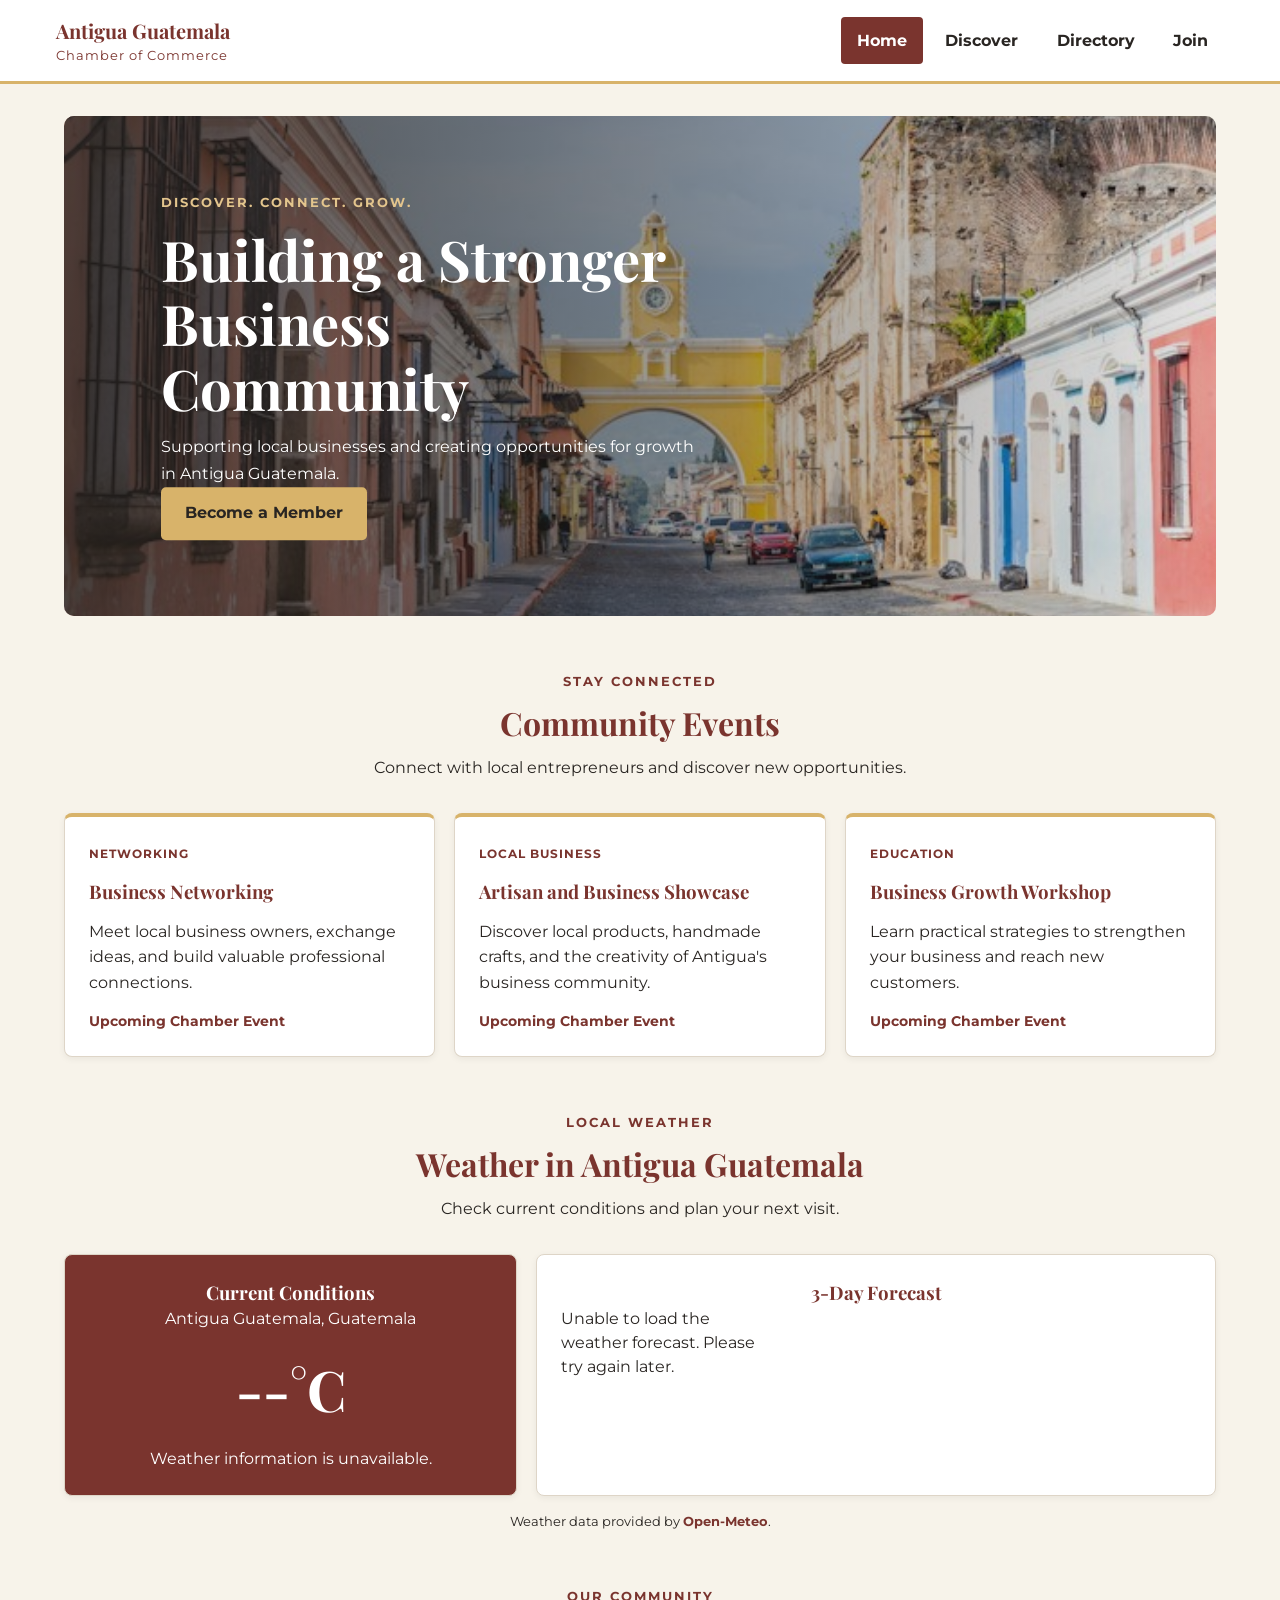
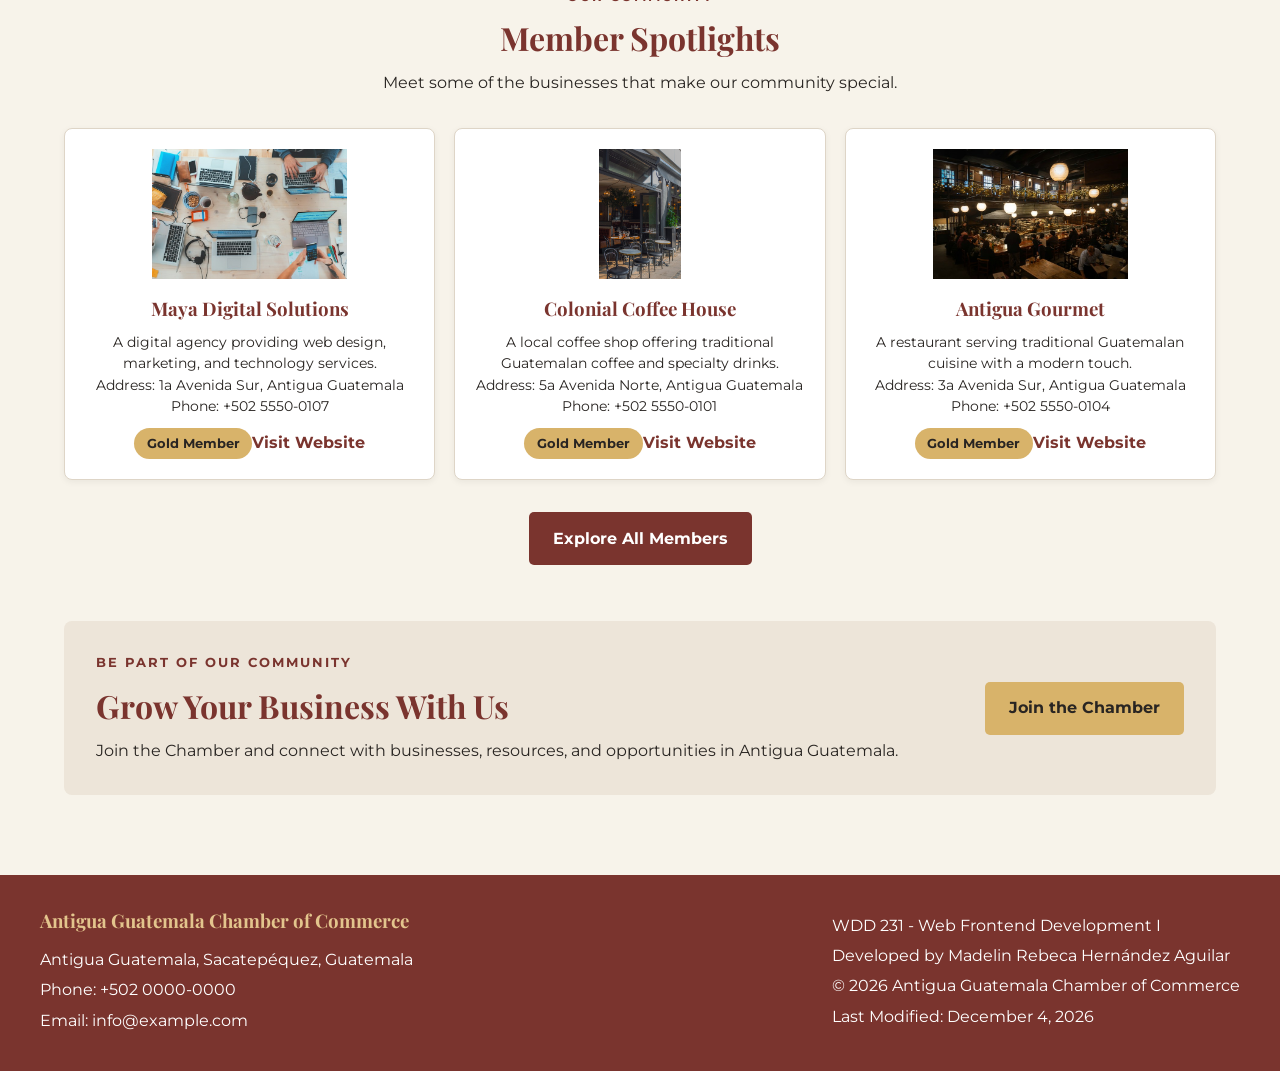
<file: chamber/index.html>
<!DOCTYPE html>
<html lang="en">
<head>
    <meta charset="UTF-8">
    <meta name="viewport" content="width=device-width, initial-scale=1.0">

    <meta name="description" content="Discover local businesses, events, and opportunities in Antigua Guatemala. Connect with the Antigua Guatemala Chamber of Commerce.">
    <meta name="author" content="Madelin Rebeca Hernández Aguilar">

    <title>Home | Antigua Guatemala Chamber of Commerce</title>

    <link rel="icon" href="images/favicon.svg" type="image/svg+xml">

    <meta property="og:title" content="Antigua Guatemala Chamber of Commerce">
    <meta property="og:description" content="Discover local businesses, events, and opportunities in Antigua Guatemala.">
    <meta property="og:image" content="https://made-hern.github.io/wdd231/chamber/images/antigua-social.jpg">
    <meta property="og:image:alt" content="Antigua Guatemala landscape">
    <meta property="og:url" content="https://made-hern.github.io/wdd231/chamber/index.html">
    <meta property="og:type" content="website">

    <link rel="preconnect" href="https://fonts.googleapis.com">
    <link rel="preconnect" href="https://fonts.gstatic.com" crossorigin>
    <link href="https://fonts.googleapis.com/css2?family=Montserrat:wght@400;500;600;700&family=Playfair+Display:wght@400;500;600;700&display=swap" rel="stylesheet">

    <link rel="stylesheet" href="styles/normalize.css">
    <link rel="stylesheet" href="styles/small.css">
    <link rel="stylesheet" href="styles/larger.css">
    <link rel="stylesheet" href="styles/home.css">

    <script src="scripts/home.js" defer></script>
</head>

<body>
    <header>
        <div class="header-container">
            <a href="index.html" class="brand">
                <span class="brand-name">Antigua Guatemala</span>
                <span class="brand-subtitle">Chamber of Commerce</span>
            </a>

            <button id="menu-button" aria-label="Open navigation menu" aria-expanded="false">
                ☰
            </button>

            <nav id="main-nav">
                <ul>
                    <li><a href="index.html" class="active" aria-current="page">Home</a></li>
                    <li><a href="discover.html">Discover</a></li>
                    <li><a href="directory.html">Directory</a></li>
                    <li><a href="join.html">Join</a></li>
                </ul>
            </nav>
        </div>
    </header>

    <main>
        <section class="hero">
            <img
                src="images/antigua-social.jpg"
                alt="Colonial architecture and beautiful streets of Antigua Guatemala"
                width="1200"
                height="600"
                fetchpriority="high"
            >

            <div class="hero-content">
                <p class="hero-eyebrow">Discover. Connect. Grow.</p>
                <h1>Building a Stronger Business Community</h1>
                <p>
                    Supporting local businesses and creating opportunities
                    for growth in Antigua Guatemala.
                </p>
                <a href="join.html" class="hero-button">Become a Member</a>
            </div>
        </section>

        <section class="home-section events-section">
            <div class="section-heading">
                <p class="section-eyebrow">Stay Connected</p>
                <h2>Community Events</h2>
                <p>Connect with local entrepreneurs and discover new opportunities.</p>
            </div>

            <div class="events-grid">
                <article class="event-card">
                    <span class="event-label">Networking</span>
                    <h3>Business Networking</h3>
                    <p>
                        Meet local business owners, exchange ideas, and build
                        valuable professional connections.
                    </p>
                    <span class="event-date">Upcoming Chamber Event</span>
                </article>

                <article class="event-card">
                    <span class="event-label">Local Business</span>
                    <h3>Artisan and Business Showcase</h3>
                    <p>
                        Discover local products, handmade crafts, and the
                        creativity of Antigua's business community.
                    </p>
                    <span class="event-date">Upcoming Chamber Event</span>
                </article>

                <article class="event-card">
                    <span class="event-label">Education</span>
                    <h3>Business Growth Workshop</h3>
                    <p>
                        Learn practical strategies to strengthen your business
                        and reach new customers.
                    </p>
                    <span class="event-date">Upcoming Chamber Event</span>
                </article>
            </div>
        </section>

        <section class="home-section weather-section">
            <div class="section-heading">
                <p class="section-eyebrow">Local Weather</p>
                <h2>Weather in Antigua Guatemala</h2>
                <p>Check current conditions and plan your next visit.</p>
            </div>

            <div class="weather-container">
                <article class="current-weather">
                    <h3>Current Conditions</h3>
                    <p id="weather-location">Antigua Guatemala, Guatemala</p>
                    <p id="current-temperature" class="temperature">--°C</p>
                    <p id="current-description">Loading weather...</p>
                    <p id="current-wind">Wind: -- km/h</p>
                </article>

                <article class="forecast-container">
                    <h3>3-Day Forecast</h3>
                    <div id="forecast-list" class="forecast-grid">
                        <p>Loading forecast...</p>
                    </div>
                </article>
            </div>

            <p class="weather-credit">
                Weather data provided by
                <a href="https://open-meteo.com/" target="_blank" rel="noopener noreferrer">Open-Meteo</a>.
            </p>
        </section>

        <section class="home-section spotlight-section">
            <div class="section-heading">
                <p class="section-eyebrow">Our Community</p>
                <h2>Member Spotlights</h2>
                <p>Meet some of the businesses that make our community special.</p>
            </div>

            <div id="spotlight-container" class="spotlight-grid" aria-live="polite">
                <p>Loading featured members...</p>
            </div>

            <div class="directory-link">
                <a href="directory.html" class="secondary-button">Explore All Members</a>
            </div>
        </section>

        <section class="join-banner">
            <div>
                <p class="section-eyebrow">Be Part of Our Community</p>
                <h2>Grow Your Business With Us</h2>
                <p>
                    Join the Chamber and connect with businesses,
                    resources, and opportunities in Antigua Guatemala.
                </p>
            </div>
            <a href="join.html" class="hero-button">Join the Chamber</a>
        </section>
    </main>

    <footer>
        <div class="footer-container">
            <div class="footer-contact">
                <h3>Antigua Guatemala Chamber of Commerce</h3>
                <p>Antigua Guatemala, Sacatepéquez, Guatemala</p>
                <p>Phone: +502 0000-0000</p>
                <p>Email: info@example.com</p>
            </div>

            <div class="footer-development">
                <p>WDD 231 - Web Frontend Development I</p>
                <p>Developed by Madelin Rebeca Hernández Aguilar</p>
                <p>
                    &copy; <span id="current-year"></span>
                    Antigua Guatemala Chamber of Commerce
                </p>
                <p>Last Modified: <span id="last-modified"></span></p>
            </div>
        </div>
    </footer>
</body>
</html>
</file>
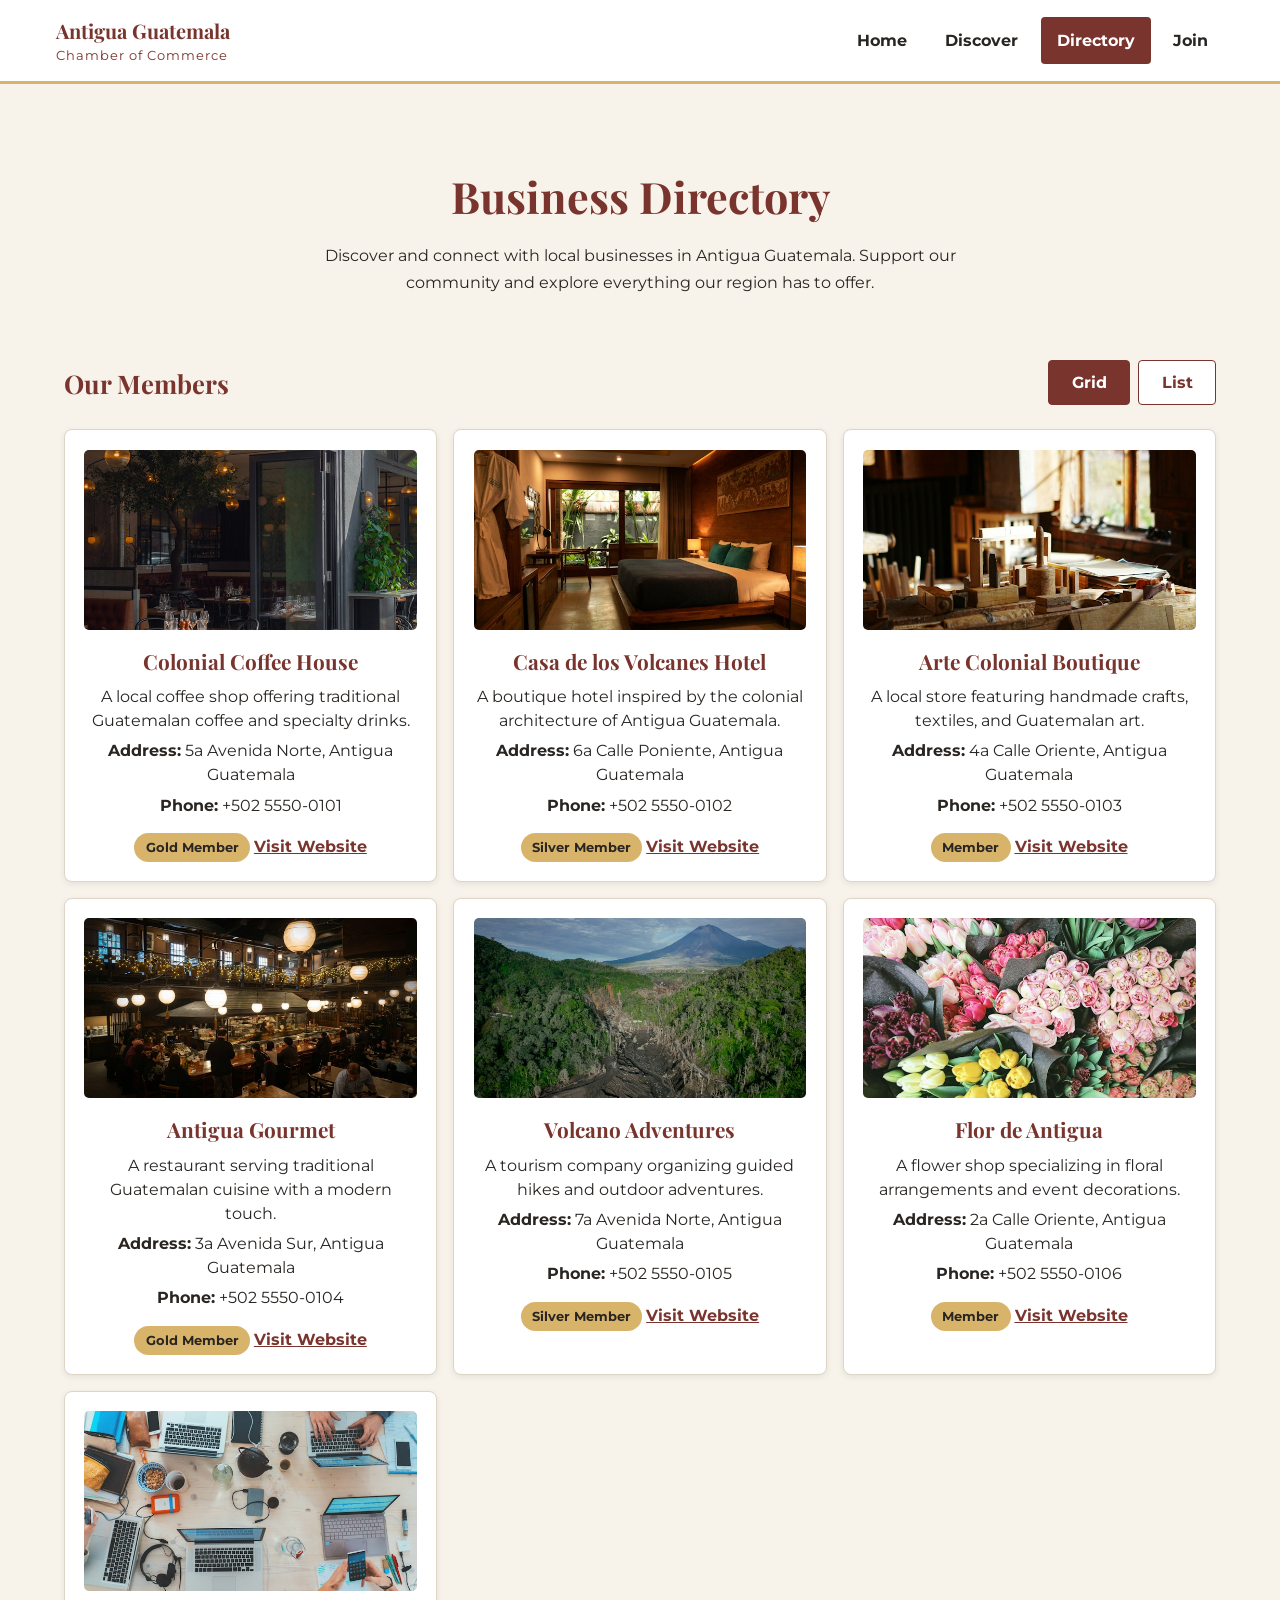
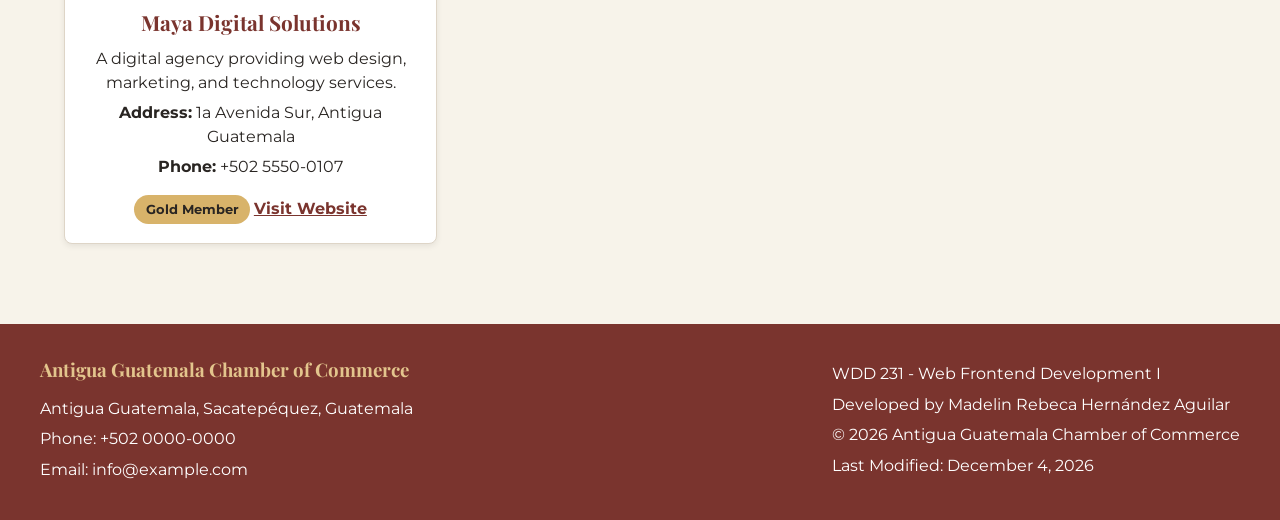
<file: chamber/directory.html>
<!DOCTYPE html>
<html lang="en">
<head>
    <meta charset="UTF-8">
    <meta name="viewport" content="width=device-width, initial-scale=1.0">

    <meta name="description" content="Explore the Antigua Guatemala Chamber of Commerce business directory. Discover local businesses, restaurants, hotels, and services.">
    <meta name="author" content="Madelin Rebeca Hernández Aguilar">

    <title>Business Directory | Antigua Guatemala Chamber of Commerce</title>

    <link rel="icon" href="images/favicon.svg" type="image/svg+xml">

    <!-- Open Graph Meta Tags -->
    <meta property="og:title" content="Antigua Guatemala Chamber of Commerce | Business Directory">
    <meta property="og:description" content="Discover local businesses and services in Antigua Guatemala. Support our community and connect with local businesses.">
    <meta property="og:image" content="https://made-hern.github.io/wdd231/chamber/images/antigua-social.jpg">
    <meta property="og:image:alt" content="Antigua Guatemala Chamber of Commerce">
    <meta property="og:url" content="https://made-hern.github.io/wdd231/chamber/directory.html">
    <meta property="og:type" content="website">

    <!-- Google Fonts -->
    <link rel="preconnect" href="https://fonts.googleapis.com">
    <link rel="preconnect" href="https://fonts.gstatic.com" crossorigin>
    <link href="https://fonts.googleapis.com/css2?family=Montserrat:wght@400;500;600;700&family=Playfair+Display:wght@400;500;600;700&display=swap" rel="stylesheet">

    <!-- CSS Files -->
    <link rel="stylesheet" href="styles/normalize.css">
    <link rel="stylesheet" href="styles/small.css">
    <link rel="stylesheet" href="styles/larger.css">

    <!-- JavaScript -->
    <script src="scripts/directory.js" defer></script>
</head>

<body>
    <header>
        <div class="header-container">
            <a href="index.html" class="brand">
                <span class="brand-name">Antigua Guatemala</span>
                <span class="brand-subtitle">Chamber of Commerce</span>
            </a>

            <button id="menu-button" aria-label="Open navigation menu" aria-expanded="false">
                ☰
            </button>

            <nav id="main-nav">
                <ul>
                    <li><a href="index.html">Home</a></li>
                    <li><a href="discover.html">Discover</a></li>
                    <li><a href="directory.html" class="active" aria-current="page">Directory</a></li>
                    <li><a href="join.html">Join</a></li>
                </ul>
            </nav>
        </div>
    </header>

    <main>
        <section class="page-heading">
            <h1>Business Directory</h1>
            <p>
                Discover and connect with local businesses in Antigua Guatemala.
                Support our community and explore everything our region has to offer.
            </p>
        </section>

        <section class="directory-section">
            <div class="directory-header">
                <h2>Our Members</h2>

                <div class="view-options">
                    <button
                        id="grid-view"
                        class="view-button active"
                        aria-label="Display members in grid view"
                        aria-pressed="true">
                        Grid
                    </button>

                    <button
                        id="list-view"
                        class="view-button"
                        aria-label="Display members in list view"
                        aria-pressed="false">
                        List
                    </button>
                </div>
            </div>

            <div id="member-directory" class="member-grid" aria-live="polite">
                <p>Loading business directory...</p>
            </div>
        </section>
    </main>

    <footer>
        <div class="footer-container">
            <div class="footer-contact">
                <h3>Antigua Guatemala Chamber of Commerce</h3>
                <p>Antigua Guatemala, Sacatepéquez, Guatemala</p>
                <p>Phone: +502 0000-0000</p>
                <p>Email: info@example.com</p>
            </div>

            <div class="footer-development">
                <p>WDD 231 - Web Frontend Development I</p>
                <p>Developed by Madelin Rebeca Hernández Aguilar</p>
                <p>
                    &copy; <span id="current-year"></span>
                    Antigua Guatemala Chamber of Commerce
                </p>
                <p>Last Modified: <span id="last-modified"></span></p>
            </div>
        </div>
    </footer>
</body>
</html>
</file>
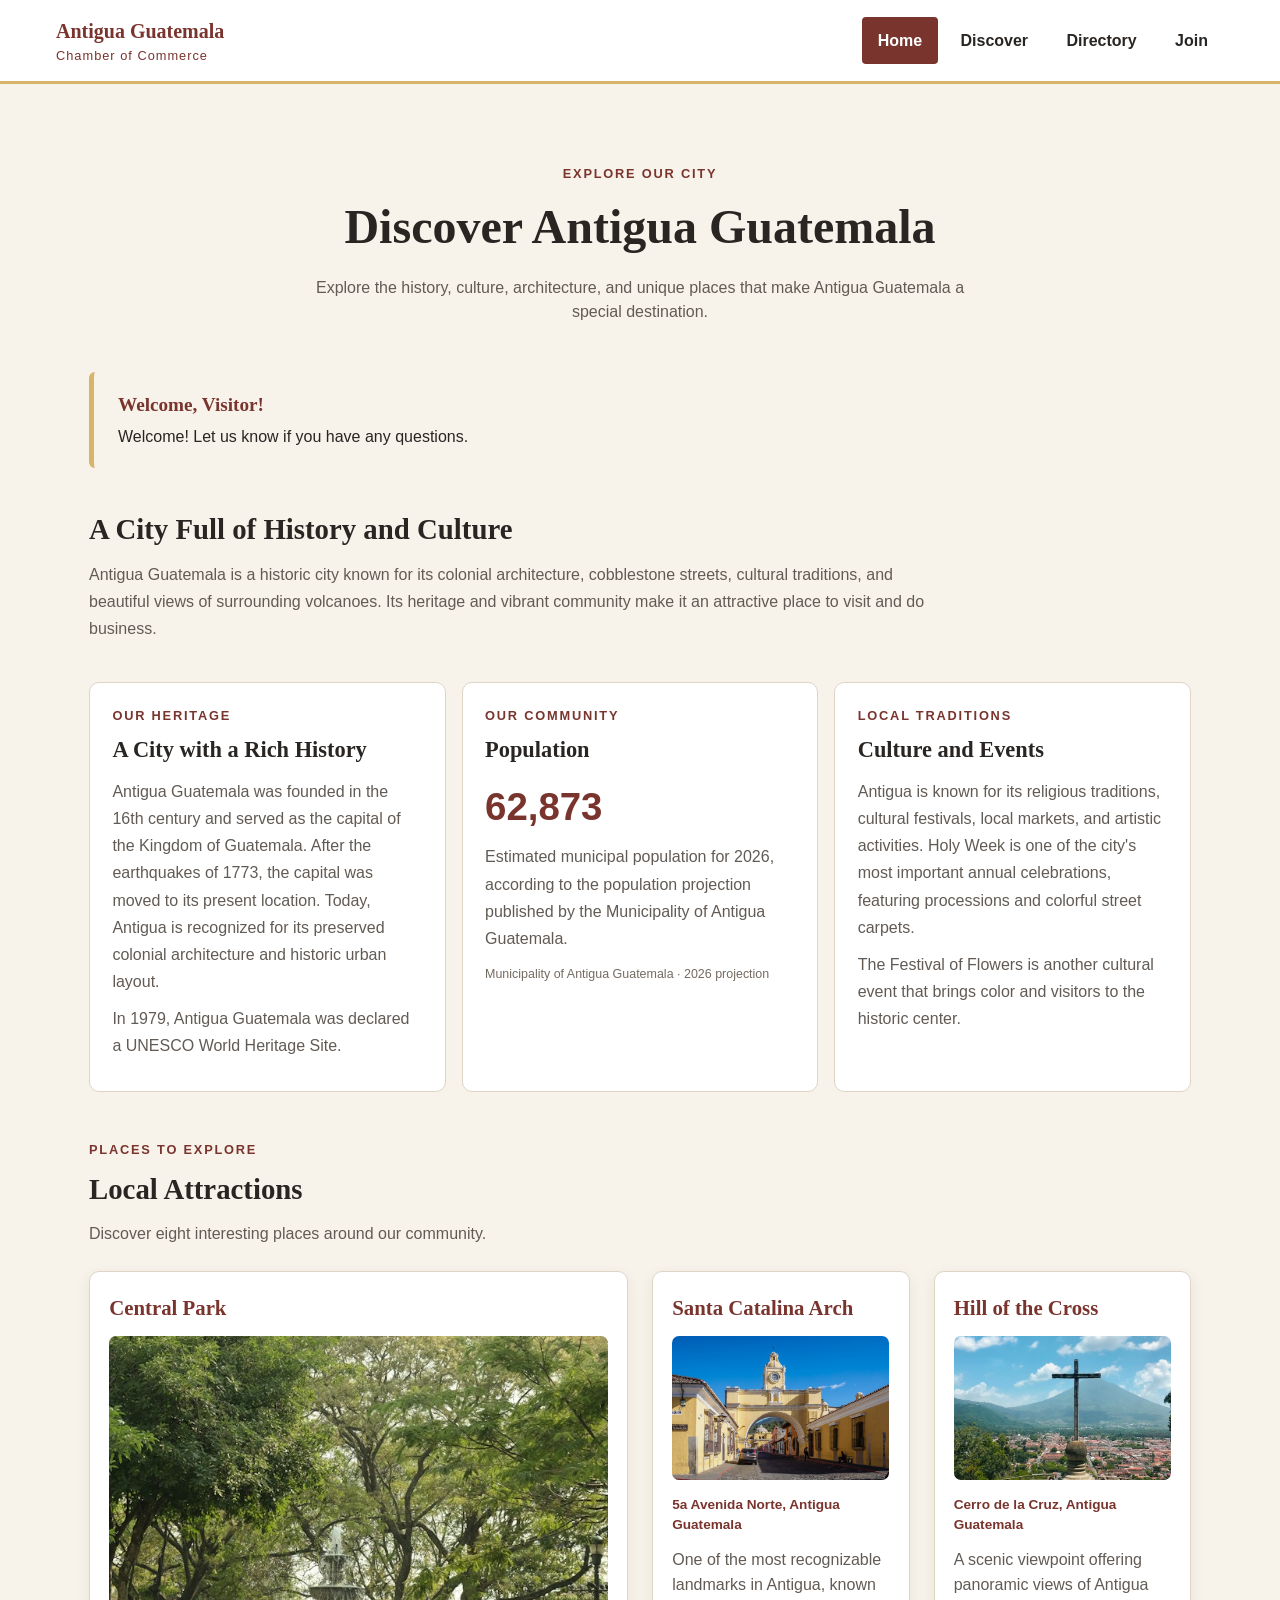
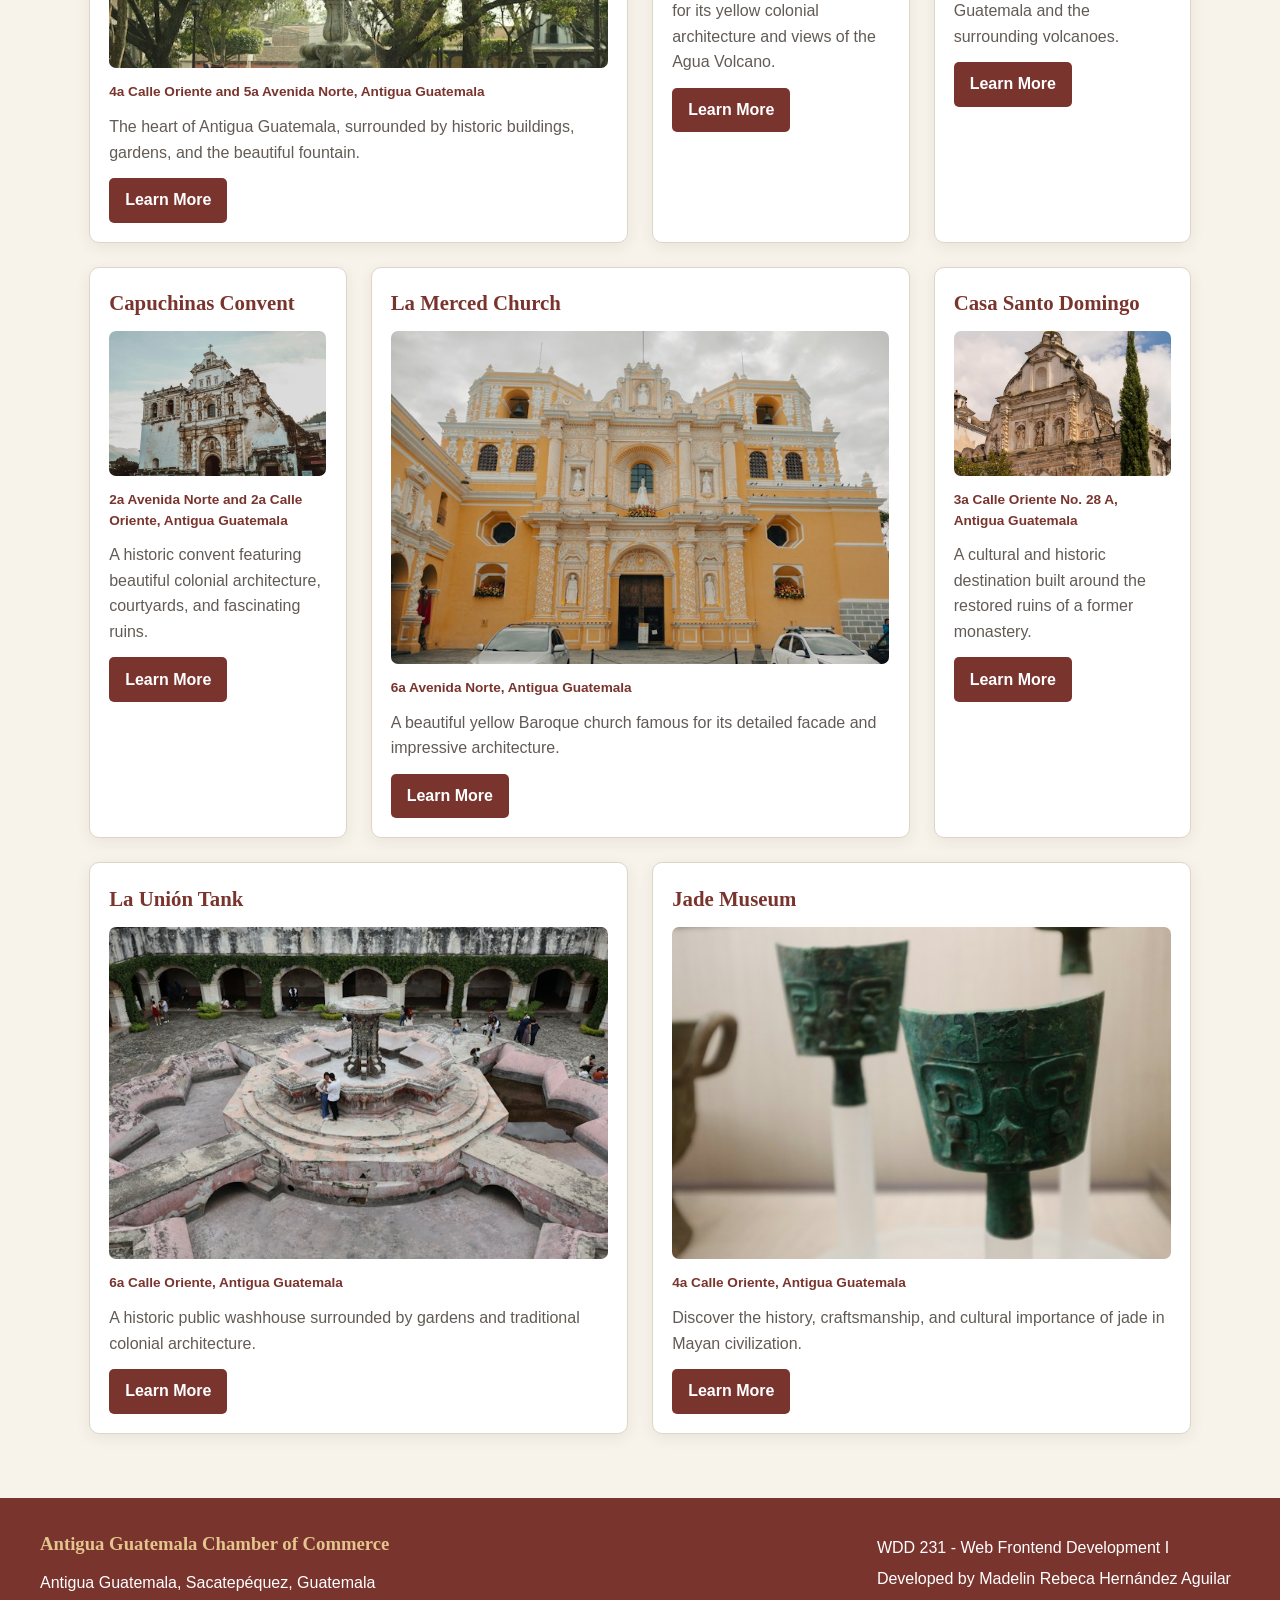
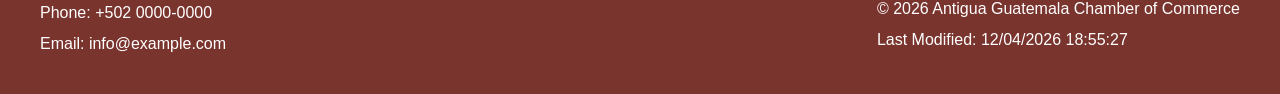
<file: chamber/discover.html>
<!DOCTYPE html>
<html lang="en">
<head>
    <meta charset="UTF-8">
    <meta name="viewport" content="width=device-width, initial-scale=1.0">
    <meta name="description" content="Discover the history, culture, attractions, and places of interest in Antigua Guatemala.">
    <meta name="author" content="Madelin Hernández">
    <title>Discover | Antigua Guatemala Chamber of Commerce</title>

    <link rel="stylesheet" href="styles/normalize.css">
    <link rel="stylesheet" href="styles/small.css">
    <link rel="stylesheet" href="styles/larger.css">
    <link rel="stylesheet" href="styles/discover.css">

    <script type="module" src="scripts/discover.js"></script>
</head>
<body>
    <header>
        <div class="header-container">
            <a href="index.html" class="brand">
                <span class="brand-name">Antigua Guatemala</span>
                <span class="brand-subtitle">Chamber of Commerce</span>
            </a>

            <button id="menu-button" aria-label="Open navigation menu" aria-expanded="false">
                ☰
            </button>

            <nav id="main-nav">
                <ul>
                    <li><a href="index.html" class="active" aria-current="page">Home</a></li>
                    <li><a href="discover.html">Discover</a></li>
                    <li><a href="directory.html">Directory</a></li>
                    <li><a href="join.html">Join</a></li>
                </ul>
            </nav>
        </div>
    </header>

    <main class="discover-main">
        <section class="discover-heading">
            <p class="eyebrow">Explore our city</p>
            <h1>Discover Antigua Guatemala</h1>
            <p>
                Explore the history, culture, architecture, and unique places
                that make Antigua Guatemala a special destination.
            </p>
        </section>

        <section class="visitor-message" aria-live="polite">
            <h2>Welcome, Visitor!</h2>
            <p id="visit-message">Welcome! Let us know if you have any questions.</p>
        </section>

        <section class="discover-intro">
            <h2>A City Full of History and Culture</h2>
            <p>
                Antigua Guatemala is a historic city known for its colonial
                architecture, cobblestone streets, cultural traditions, and
                beautiful views of surrounding volcanoes. Its heritage and
                vibrant community make it an attractive place to visit and do
                business.
            </p>
        </section>


<section class="city-facts">
    <div class="fact-card">
        <p class="eyebrow">Our heritage</p>
        <h2>A City with a Rich History</h2>
        <p>
            Antigua Guatemala was founded in the 16th century and served as
            the capital of the Kingdom of Guatemala. After the earthquakes
            of 1773, the capital was moved to its present location.
            Today, Antigua is recognized for its preserved colonial
            architecture and historic urban layout.
        </p>
        <p>
            In 1979, Antigua Guatemala was declared a UNESCO World Heritage Site.
        </p>
    </div>

    <div class="fact-card population-card">
        <p class="eyebrow">Our community</p>
        <h2>Population</h2>
        <p class="population-number">62,873</p>
        <p>
            Estimated municipal population for 2026, according to the
            population projection published by the Municipality of Antigua Guatemala.
        </p>
        <p class="fact-note">Municipality of Antigua Guatemala · 2026 projection</p>
    </div>

    <div class="fact-card">
        <p class="eyebrow">Local traditions</p>
        <h2>Culture and Events</h2>
        <p>
            Antigua is known for its religious traditions, cultural festivals,
            local markets, and artistic activities. Holy Week is one of the
            city's most important annual celebrations, featuring processions
            and colorful street carpets.
        </p>
        <p>
            The Festival of Flowers is another cultural event that brings
            color and visitors to the historic center.
        </p>
    </div>
</section>


        <section class="attractions-section" aria-labelledby="attractions-heading">
            <div class="section-title">
                <p class="eyebrow">Places to explore</p>
                <h2 id="attractions-heading">Local Attractions</h2>
                <p>Discover eight interesting places around our community.</p>
            </div>

            <div id="attractions-container" class="attractions-grid">
                <!-- Attraction cards are generated with JavaScript -->
            </div>
        </section>
    </main>
<footer>
        <div class="footer-container">
            <div class="footer-contact">
                <h3>Antigua Guatemala Chamber of Commerce</h3>
                <p>Antigua Guatemala, Sacatepéquez, Guatemala</p>
                <p>Phone: +502 0000-0000</p>
                <p>Email: info@example.com</p>
            </div>

            <div class="footer-development">
                <p>WDD 231 - Web Frontend Development I</p>
                <p>Developed by Madelin Rebeca Hernández Aguilar</p>
                <p>
                    &copy; <span id="current-year"></span>
                    Antigua Guatemala Chamber of Commerce
                </p>
                <p>Last Modified: <span id="last-modified"></span></p>
            </div>
        </div>
    </footer>
    
</body>
</html>
</file>
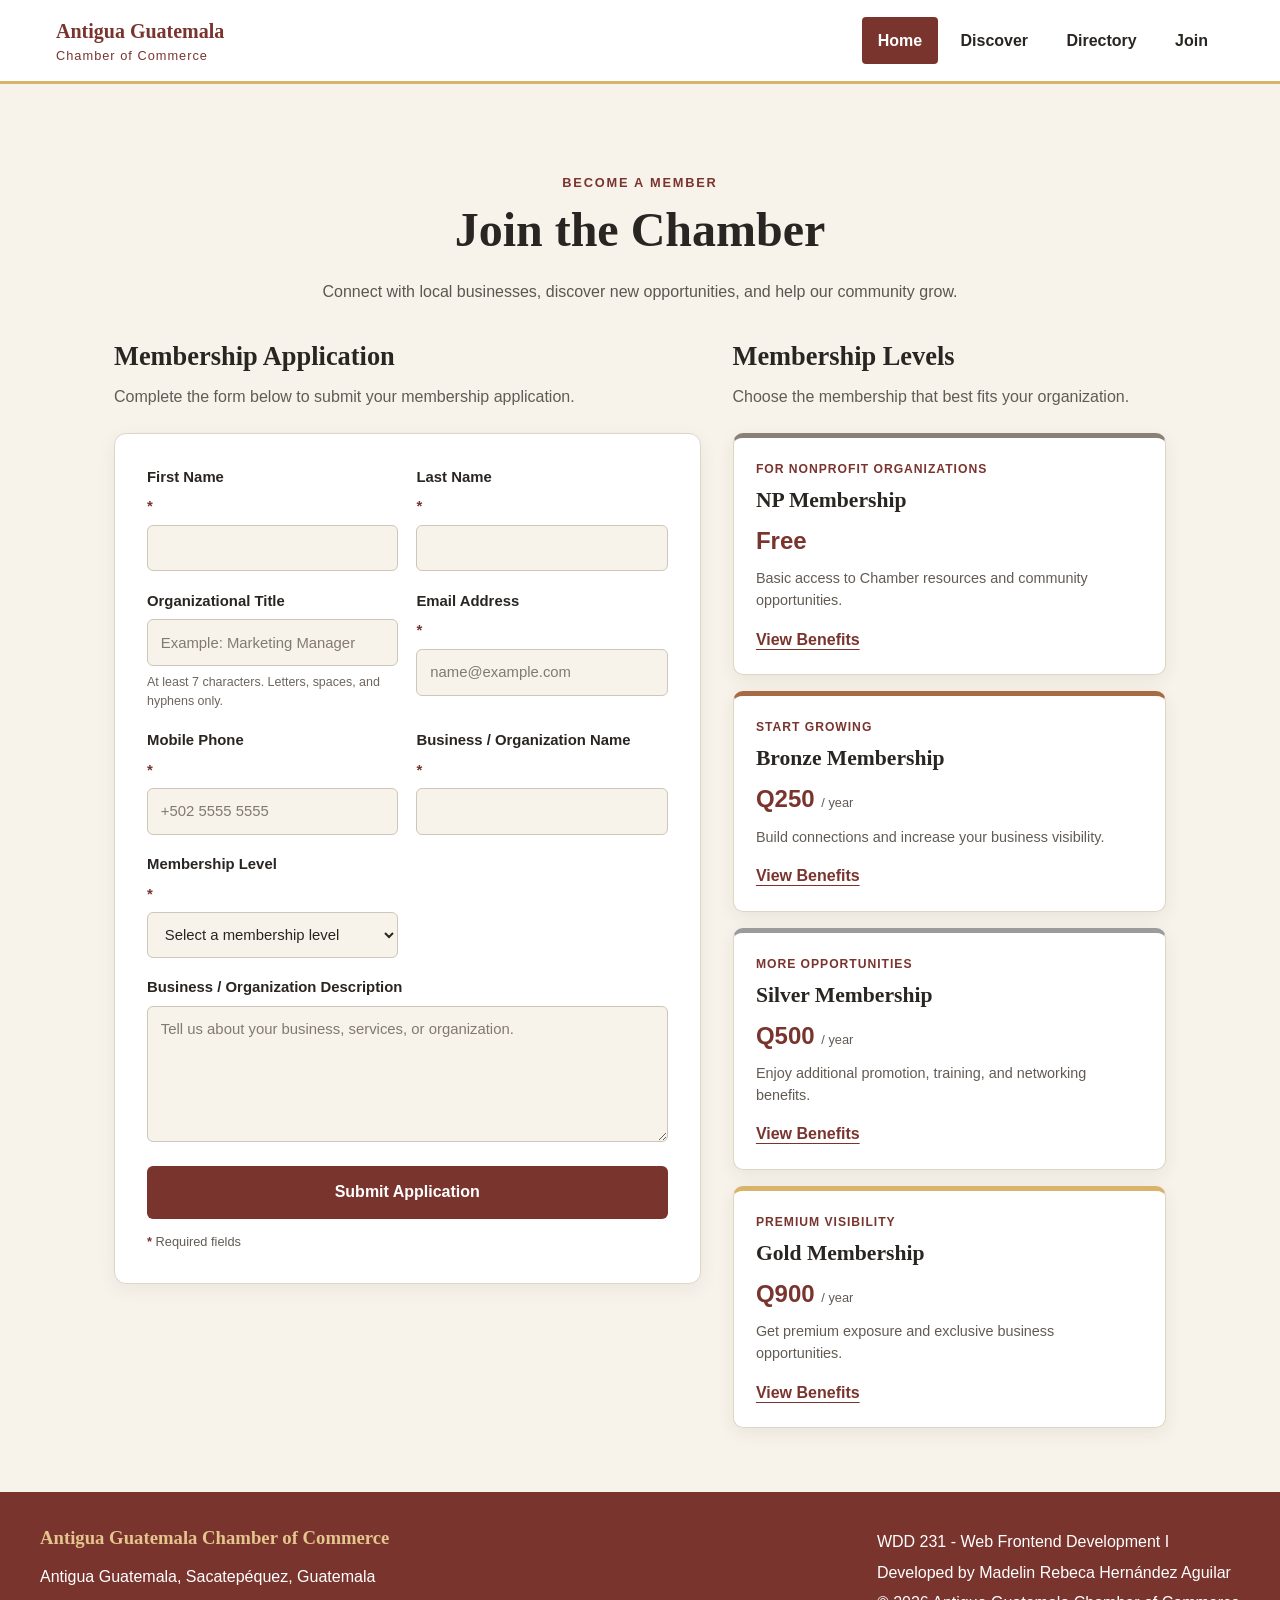
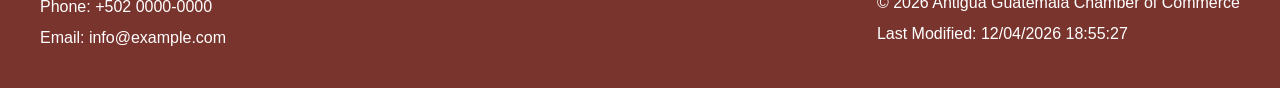
<file: chamber/join.html>
<!DOCTYPE html>
<html lang="en">
<head>
    <meta charset="UTF-8">
    <meta name="viewport" content="width=device-width, initial-scale=1.0">
    <meta name="description" content="Apply for membership at the Antigua Guatemala Chamber of Commerce. Explore membership levels and benefits.">
    <meta name="author" content="Madelin Hernández">
    <title>Join the Chamber | Antigua Guatemala Chamber of Commerce</title>
    <link rel="icon" href="images/favicon.ico">
    <link rel="stylesheet" href="styles/normalize.css">
    <link rel="stylesheet" href="styles/small.css">
    <link rel="stylesheet" href="styles/larger.css">
    <link rel="stylesheet" href="styles/join.css">
    <script src="scripts/join.js" defer></script>
</head>
<body>
    <header>
        <div class="header-container">
            <a href="index.html" class="brand">
                <span class="brand-name">Antigua Guatemala</span>
                <span class="brand-subtitle">Chamber of Commerce</span>
            </a>

            <button id="menu-button" aria-label="Open navigation menu" aria-expanded="false">
                ☰
            </button>

            <nav id="main-nav">
                <ul>
                    <li><a href="index.html" class="active" aria-current="page">Home</a></li>
                    <li><a href="discover.html">Discover</a></li>
                    <li><a href="directory.html">Directory</a></li>
                    <li><a href="join.html">Join</a></li>
                </ul>
            </nav>
        </div>
    </header>

    <main class="join-main">
        <section class="page-heading">
            <p class="eyebrow">Become a member</p>
            <h1>Join the Chamber</h1>
            <p>Connect with local businesses, discover new opportunities, and help our community grow.</p>
        </section>

        <div class="join-layout">
            <section class="application-section" aria-labelledby="application-heading">
                <h2 id="application-heading">Membership Application</h2>
                <p class="section-intro">Complete the form below to submit your membership application.</p>

                <form method="get" action="thankyou.html" id="membership-form">
                    <div class="form-grid">
                        <label for="firstName">
                            First Name <span class="required-mark">*</span>
                            <input
                                type="text"
                                id="firstName"
                                name="firstName"
                                title="Enter your first name."
                                autocomplete="given-name"
                                required>
                        </label>

                        <label for="lastName">
                            Last Name <span class="required-mark">*</span>
                            <input
                                type="text"
                                id="lastName"
                                name="lastName"
                                title="Enter your last name."
                                autocomplete="family-name"
                                required>
                        </label>

                        <label for="organizationTitle">
                            Organizational Title
                            <input
                                type="text"
                                id="organizationTitle"
                                name="organizationTitle"
                                title="Enter at least seven characters using letters, spaces, or hyphens."
                                autocomplete="organization-title"
                                pattern="[A-Za-zÀ-ÿ -]{7,}"
                                minlength="7"
                                placeholder="Example: Marketing Manager">
                            <span class="field-hint">At least 7 characters. Letters, spaces, and hyphens only.</span>
                        </label>

                        <label for="email">
                            Email Address <span class="required-mark">*</span>
                            <input
                                type="email"
                                id="email"
                                name="email"
                                title="Enter a valid email address."
                                autocomplete="email"
                                placeholder="name@example.com"
                                required>
                        </label>

                        <label for="phone">
                            Mobile Phone <span class="required-mark">*</span>
                            <input
                                type="tel"
                                id="phone"
                                name="phone"
                                title="Enter your mobile phone number."
                                autocomplete="tel"
                                placeholder="+502 5555 5555"
                                required>
                        </label>

                        <label for="organization">
                            Business / Organization Name <span class="required-mark">*</span>
                            <input
                                type="text"
                                id="organization"
                                name="organization"
                                title="Enter your business or organization name."
                                autocomplete="organization"
                                required>
                        </label>

                        <label for="membership">
                            Membership Level <span class="required-mark">*</span>
                            <select id="membership" name="membership" required>
                                <option value="" disabled selected>Select a membership level</option>
                                <option value="NP Membership">NP Membership — Free</option>
                                <option value="Bronze Membership">Bronze Membership — Q250/year</option>
                                <option value="Silver Membership">Silver Membership — Q500/year</option>
                                <option value="Gold Membership">Gold Membership — Q900/year</option>
                            </select>
                        </label>

                        <label for="description" class="full-width">
                            Business / Organization Description
                            <textarea
                                id="description"
                                name="description"
                                rows="5"
                                title="Briefly describe your business or organization."
                                placeholder="Tell us about your business, services, or organization."></textarea>
                        </label>
                    </div>

                    <input type="hidden" id="timestamp" name="timestamp">

                    <button type="submit" class="submit-button">Submit Application</button>
                    <p class="form-note"><span class="required-mark">*</span> Required fields</p>
                </form>
            </section>

            <aside class="membership-section" aria-labelledby="membership-heading">
                <h2 id="membership-heading">Membership Levels</h2>
                <p class="section-intro">Choose the membership that best fits your organization.</p>

                <div class="membership-cards">
                    <article class="membership-card np-card">
                        <p class="membership-label">For nonprofit organizations</p>
                        <h3>NP Membership</h3>
                        <p class="membership-price">Free</p>
                        <p>Basic access to Chamber resources and community opportunities.</p>
                        <a href="#np-modal" class="benefits-link" data-modal="np-modal">View Benefits</a>
                    </article>

                    <article class="membership-card bronze-card">
                        <p class="membership-label">Start growing</p>
                        <h3>Bronze Membership</h3>
                        <p class="membership-price">Q250 <span>/ year</span></p>
                        <p>Build connections and increase your business visibility.</p>
                        <a href="#bronze-modal" class="benefits-link" data-modal="bronze-modal">View Benefits</a>
                    </article>

                    <article class="membership-card silver-card">
                        <p class="membership-label">More opportunities</p>
                        <h3>Silver Membership</h3>
                        <p class="membership-price">Q500 <span>/ year</span></p>
                        <p>Enjoy additional promotion, training, and networking benefits.</p>
                        <a href="#silver-modal" class="benefits-link" data-modal="silver-modal">View Benefits</a>
                    </article>

                    <article class="membership-card gold-card">
                        <p class="membership-label">Premium visibility</p>
                        <h3>Gold Membership</h3>
                        <p class="membership-price">Q900 <span>/ year</span></p>
                        <p>Get premium exposure and exclusive business opportunities.</p>
                        <a href="#gold-modal" class="benefits-link" data-modal="gold-modal">View Benefits</a>
                    </article>
                </div>
            </aside>
        </div>

        <!-- Membership benefit dialogs -->
        <dialog id="np-modal" class="benefits-modal">
            <div class="modal-content">
                <button class="modal-close" type="button" aria-label="Close dialog">×</button>
                <p class="eyebrow">Membership benefits</p>
                <h2>NP Membership</h2>
                <p class="modal-price">Free</p>
                <ul>
                    <li>Access to selected Chamber resources.</li>
                    <li>Invitations to community networking activities.</li>
                    <li>Access to nonprofit community announcements.</li>
                    <li>Opportunities to connect with local organizations.</li>
                </ul>
            </div>
        </dialog>

        <dialog id="bronze-modal" class="benefits-modal">
            <div class="modal-content">
                <button class="modal-close" type="button" aria-label="Close dialog">×</button>
                <p class="eyebrow">Membership benefits</p>
                <h2>Bronze Membership</h2>
                <p class="modal-price">Q250 / year</p>
                <ul>
                    <li>All NP Membership benefits.</li>
                    <li>Access to selected business workshops.</li>
                    <li>Business listing in the Chamber directory.</li>
                    <li>Member discounts on selected events.</li>
                </ul>
            </div>
        </dialog>

        <dialog id="silver-modal" class="benefits-modal">
            <div class="modal-content">
                <button class="modal-close" type="button" aria-label="Close dialog">×</button>
                <p class="eyebrow">Membership benefits</p>
                <h2>Silver Membership</h2>
                <p class="modal-price">Q500 / year</p>
                <ul>
                    <li>All Bronze Membership benefits.</li>
                    <li>Priority access to selected training sessions.</li>
                    <li>Featured business promotion on Chamber social media.</li>
                    <li>Discounts on selected advertising opportunities.</li>
                    <li>Priority registration for networking events.</li>
                </ul>
            </div>
        </dialog>

        <dialog id="gold-modal" class="benefits-modal">
            <div class="modal-content">
                <button class="modal-close" type="button" aria-label="Close dialog">×</button>
                <p class="eyebrow">Membership benefits</p>
                <h2>Gold Membership</h2>
                <p class="modal-price">Q900 / year</p>
                <ul>
                    <li>All Silver Membership benefits.</li>
                    <li>Premium business spotlight on the Chamber homepage.</li>
                    <li>Priority business promotion across Chamber channels.</li>
                    <li>Exclusive invitations to selected business events.</li>
                    <li>Premium placement in selected Chamber publications.</li>
                    <li>Additional opportunities to connect with business leaders.</li>
                </ul>
            </div>
        </dialog>
    </main>

    <footer>
        <div class="footer-container">
            <div class="footer-contact">
                <h3>Antigua Guatemala Chamber of Commerce</h3>
                <p>Antigua Guatemala, Sacatepéquez, Guatemala</p>
                <p>Phone: +502 0000-0000</p>
                <p>Email: info@example.com</p>
            </div>

            <div class="footer-development">
                <p>WDD 231 - Web Frontend Development I</p>
                <p>Developed by Madelin Rebeca Hernández Aguilar</p>
                <p>
                    &copy; <span id="current-year"></span>
                    Antigua Guatemala Chamber of Commerce
                </p>
                <p>Last Modified: <span id="last-modified"></span></p>
            </div>
        </div>
    </footer>
</body>
</html>
</file>
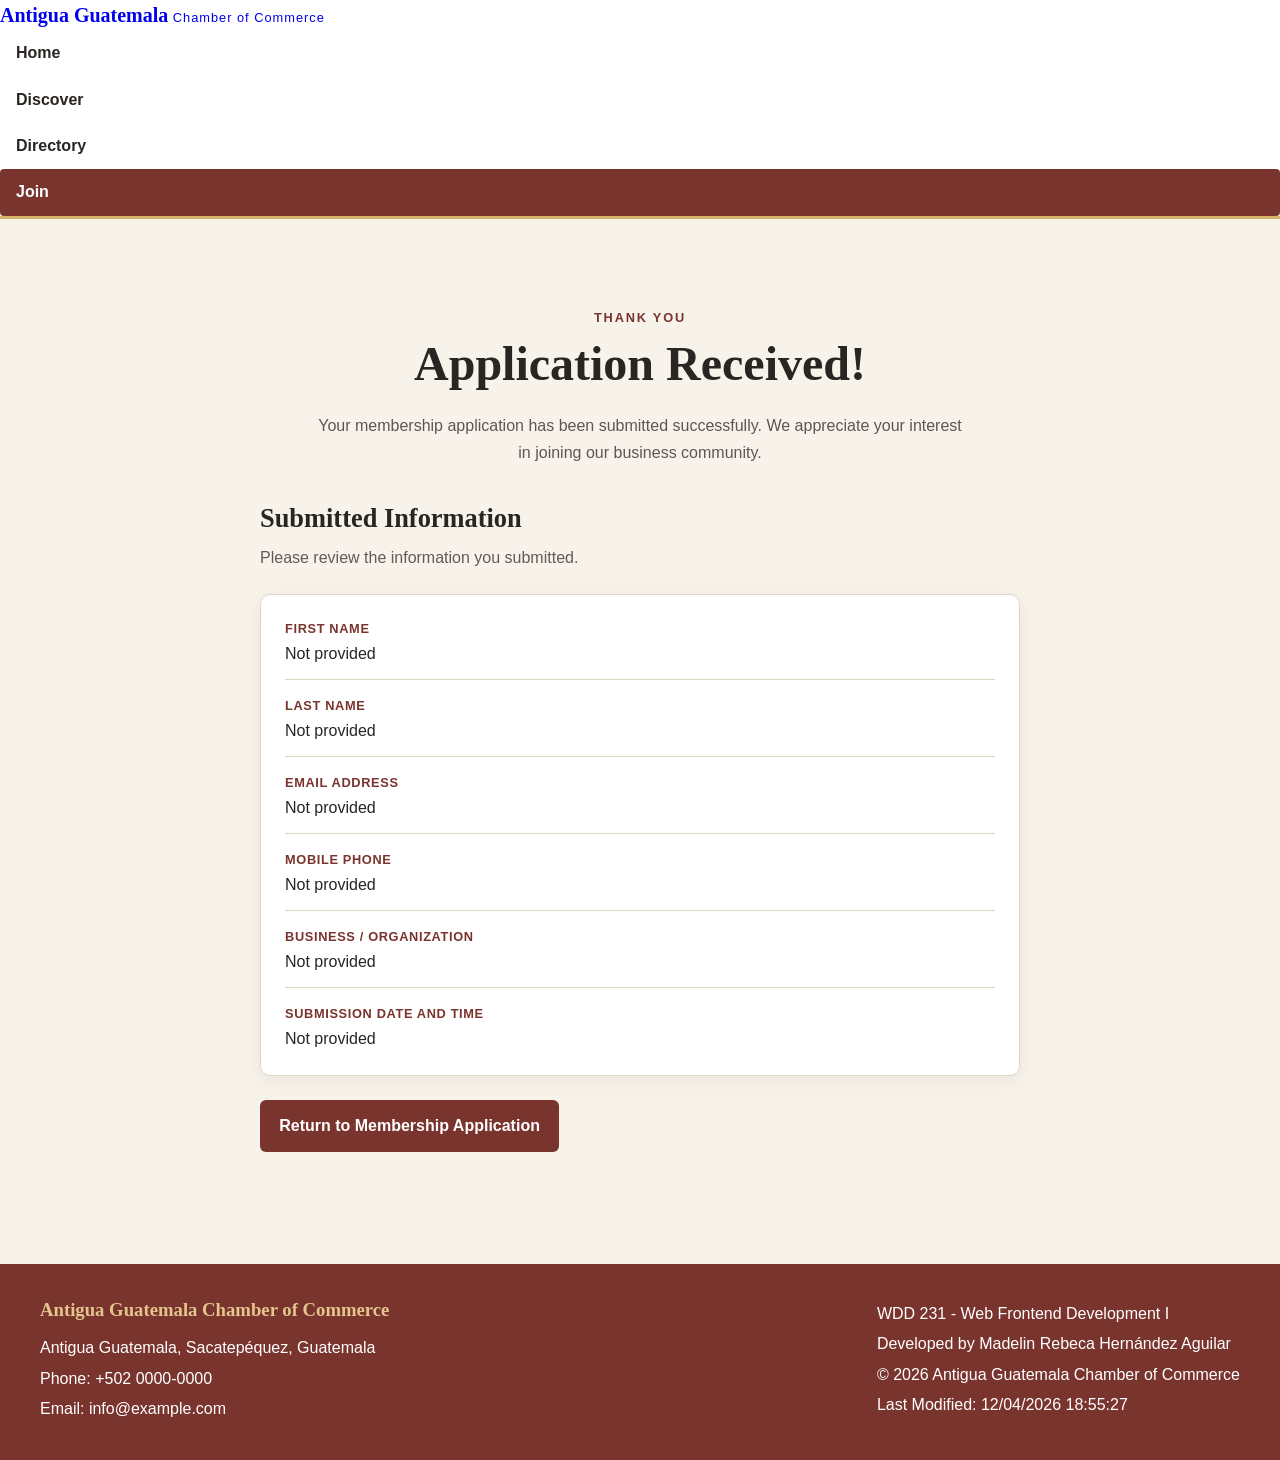
<file: chamber/thankyou.html>
<!DOCTYPE html>
<html lang="en">
<head>
    <meta charset="UTF-8">
    <meta name="viewport" content="width=device-width, initial-scale=1.0">
    <meta name="description" content="Your membership application has been received by the Antigua Guatemala Chamber of Commerce.">
    <meta name="author" content="Madelin Hernández">
    <title>Application Received | Antigua Guatemala Chamber of Commerce</title>
    <link rel="stylesheet" href="styles/normalize.css">
    <link rel="stylesheet" href="styles/small.css">
    <link rel="stylesheet" href="styles/larger.css">
    <link rel="stylesheet" href="styles/join.css">
    <script src="scripts/thankyou.js" defer></script>
</head>
<body>
    <header>
        <div class="header-content">
            <a class="site-brand" href="index.html">
                <span class="brand-name">Antigua Guatemala</span>
                <span class="brand-subtitle">Chamber of Commerce</span>
            </a>
            <button id="menu-button" class="menu-button" aria-label="Open navigation menu" aria-expanded="false">
                ☰
            </button>
            <nav id="main-nav" class="main-nav">
                <a href="index.html">Home</a>
                <a href="discover.html">Discover</a>
                <a href="directory.html">Directory</a>
                <a href="join.html" class="active" aria-current="page">Join</a>
            </nav>
        </div>
    </header>

    <main class="join-main">
        <section class="page-heading">
            <p class="eyebrow">Thank you</p>
            <h1>Application Received!</h1>
            <p>Your membership application has been submitted successfully. We appreciate your interest in joining our business community.</p>
        </section>

        <section class="application-section confirmation-section" aria-labelledby="confirmation-heading">
            <h2 id="confirmation-heading">Submitted Information</h2>
            <p class="section-intro">Please review the information you submitted.</p>

            <div class="confirmation-card">
                <dl class="submitted-information">
                    <div>
                        <dt>First Name</dt>
                        <dd id="submitted-first-name">Not provided</dd>
                    </div>
                    <div>
                        <dt>Last Name</dt>
                        <dd id="submitted-last-name">Not provided</dd>
                    </div>
                    <div>
                        <dt>Email Address</dt>
                        <dd id="submitted-email">Not provided</dd>
                    </div>
                    <div>
                        <dt>Mobile Phone</dt>
                        <dd id="submitted-phone">Not provided</dd>
                    </div>
                    <div>
                        <dt>Business / Organization</dt>
                        <dd id="submitted-organization">Not provided</dd>
                    </div>
                    <div>
                        <dt>Submission Date and Time</dt>
                        <dd id="submitted-timestamp">Not provided</dd>
                    </div>
                </dl>
            </div>

            <a class="back-to-join" href="join.html">Return to Membership Application</a>
        </section>
    </main>

    <footer>
        <div class="footer-container">
            <div class="footer-contact">
                <h3>Antigua Guatemala Chamber of Commerce</h3>
                <p>Antigua Guatemala, Sacatepéquez, Guatemala</p>
                <p>Phone: +502 0000-0000</p>
                <p>Email: info@example.com</p>
            </div>

            <div class="footer-development">
                <p>WDD 231 - Web Frontend Development I</p>
                <p>Developed by Madelin Rebeca Hernández Aguilar</p>
                <p>
                    &copy; <span id="current-year"></span>
                    Antigua Guatemala Chamber of Commerce
                </p>
                <p>Last Modified: <span id="last-modified"></span></p>
            </div>
        </div>
    </footer>
</body>
</html>
</file>
<file: chamber/styles/small.css>
:root {
    --primary-color: #7A342E;
    --secondary-color: #D8B36A;
    --background-color: #F7F3EA;
    --text-color: #292522;
    --white-color: #FFFFFF;
    --border-color: #DED5C7;
    --footer-heading-color: #E3C58D;
}

* {
    box-sizing: border-box;
}

body {
    font-family: "Montserrat", sans-serif;
    background-color: var(--background-color);
    color: var(--text-color);
}

header {
    background-color: var(--white-color);
    border-bottom: 3px solid var(--secondary-color);
}

.header-container {
    max-width: 1200px;
    margin: 0 auto;
    padding: 1rem;
    display: flex;
    justify-content: space-between;
    align-items: center;
    flex-wrap: wrap;
}

.brand {
    display: flex;
    flex-direction: column;
    color: var(--primary-color);
}

.brand-name {
    font-family: "Playfair Display", serif;
    font-size: 1.25rem;
    font-weight: bold;
}

.brand-subtitle {
    font-size: 0.8rem;
    letter-spacing: 1px;
}

#menu-button {
    background-color: var(--primary-color);
    color: var(--white-color);
    border: none;
    padding: 0.5rem 0.8rem;
    font-size: 1.4rem;
    cursor: pointer;
    border-radius: 4px;
}

#main-nav {
    display: none;
    width: 100%;
}

#main-nav.open {
    display: block;
}

#main-nav ul {
    display: flex;
    flex-direction: column;
    margin-top: 1rem;
    padding: 0;
    list-style: none;
}

#main-nav a {
    display: block;
    padding: 0.8rem;
    color: var(--text-color);
    font-weight: bold;
    border-bottom: 1px solid var(--border-color);
    text-decoration: none;
}

#main-nav a:hover,
#main-nav a.active {
    background-color: var(--primary-color);
    color: var(--white-color);
}

main {
    max-width: 1200px;
    margin: 0 auto;
    padding: 1.5rem 1rem;
}

.page-heading {
    text-align: center;
    padding: 2rem 1rem;
}

.page-heading h1 {
    color: var(--primary-color);
    font-family: "Playfair Display", serif;
    font-size: 2rem;
    margin-bottom: 0.8rem;
}

.page-heading p {
    max-width: 650px;
    margin: 0 auto;
    line-height: 1.7;
}

.directory-section {
    padding: 1rem 0 3rem;
}

.directory-header {
    display: flex;
    flex-direction: column;
    gap: 1rem;
    align-items: center;
    margin-bottom: 1.5rem;
}

.directory-header h2 {
    color: var(--primary-color);
    font-family: "Playfair Display", serif;
    font-size: 1.6rem;
}

.view-options {
    display: flex;
    gap: 0.5rem;
}

.view-button {
    border: 1px solid var(--primary-color);
    background-color: var(--white-color);
    color: var(--primary-color);
    padding: 0.6rem 1.4rem;
    border-radius: 4px;
    cursor: pointer;
    font-weight: bold;
    font-family: "Montserrat", sans-serif;
}

.view-button.active,
.view-button:hover {
    background-color: var(--primary-color);
    color: var(--white-color);
}

.member-grid {
    display: grid;
    grid-template-columns: 1fr;
    gap: 1rem;
}

.member-card {
    background-color: var(--white-color);
    border: 1px solid var(--border-color);
    border-radius: 8px;
    padding: 1.2rem;
    text-align: center;
    box-shadow: 0 2px 6px rgba(0, 0, 0, 0.08);
}

.member-card img {
    width: 100%;
    height: 180px;
    object-fit: cover;
    border-radius: 5px;
    margin-bottom: 1rem;
}

.member-card h3 {
    color: var(--primary-color);
    font-family: "Playfair Display", serif;
    font-size: 1.3rem;
    margin-bottom: 0.5rem;
}

.member-card p {
    margin: 0.4rem 0;
    line-height: 1.5;
}

.member-card a {
    display: inline-block;
    color: var(--primary-color);
    font-weight: bold;
    margin-top: 0.7rem;
    text-decoration: underline;
}

.membership-badge {
    display: inline-block;
    background-color: var(--secondary-color);
    color: var(--text-color);
    padding: 0.3rem 0.7rem;
    border-radius: 20px;
    font-size: 0.8rem;
    font-weight: bold;
    margin-top: 0.5rem;
}

.member-list {
    display: flex;
    flex-direction: column;
    gap: 0;
}

.member-list .member-card {
    display: flex;
    flex-direction: column;
    text-align: left;
    border-radius: 0;
    box-shadow: none;
    padding: 1rem;
}

.member-list .member-card:nth-child(even) {
    background-color: #EDE5D9;
}

.member-list .member-card img {
    display: none;
}

.member-list .member-card h3 {
    margin-bottom: 0.3rem;
}

footer {
    background-color: var(--primary-color);
    color: var(--white-color);
    padding: 2rem 1rem;
}

.footer-container {
    max-width: 1200px;
    margin: 0 auto;
    display: flex;
    flex-direction: column;
    gap: 1.5rem;
    text-align: center;
}

footer h3 {
    color: var(--footer-heading-color);
    font-family: "Playfair Display", serif;
    margin-bottom: 0.8rem;
}

footer p {
    margin: 0.4rem 0;
    line-height: 1.5;
}

footer a {
    color: var(--white-color);
}

@media (prefers-reduced-motion: reduce) {
    *,
    *::before,
    *::after {
        scroll-behavior: auto;
        animation-duration: 0.01ms;
        transition-duration: 0.01ms;
    }
}
</file>
<file: chamber/styles/larger.css>
@media screen and (min-width: 640px) {
    .header-container {
        flex-wrap: nowrap;
    }

    #menu-button {
        display: none;
    }

    #main-nav {
        display: block;
        width: auto;
    }

    #main-nav ul {
        flex-direction: row;
        gap: 0.4rem;
        margin-top: 0;
    }

    #main-nav a {
        border: none;
        border-radius: 4px;
        padding: 0.7rem 1rem;
    }

    .page-heading h1 {
        font-size: 2.7rem;
    }

    .directory-header {
        flex-direction: row;
        justify-content: space-between;
    }

    .member-grid {
        grid-template-columns: repeat(2, 1fr);
    }

    .member-list .member-card {
        display: grid;
        grid-template-columns: 1fr 1fr;
        align-items: center;
        column-gap: 1.5rem;
    }

    .member-list .member-card h3 {
        grid-column: 1 / -1;
    }

    .footer-container {
        flex-direction: row;
        justify-content: space-between;
        text-align: left;
    }
}

@media screen and (min-width: 900px) {
    .member-grid {
        grid-template-columns: repeat(3, 1fr);
    }

    .page-heading {
        padding: 3rem 1rem;
    }

    main {
        padding: 2rem 1.5rem;
    }
}
</file>
<file: chamber/styles/home.css>
/* Home page styles */

.hero {
    position: relative;
    min-height: 420px;
    overflow: hidden;
    border-radius: 10px;
    margin-bottom: 3rem;
    background-color: var(--primary-color);
}

.hero img {
    display: block;
    width: 100%;
    height: 420px;
    object-fit: cover;
}

.hero::after {
    content: "";
    position: absolute;
    inset: 0;
    background: linear-gradient(
        90deg,
        rgba(41, 37, 34, 0.82),
        rgba(41, 37, 34, 0.12)
    );
}

.hero-content {
    position: absolute;
    z-index: 1;
    top: 50%;
    left: 7%;
    transform: translateY(-50%);
    max-width: 570px;
    color: #FFFFFF;
    padding: 1rem;
}

.hero-eyebrow,
.section-eyebrow {
    color: #E3C58D;
    text-transform: uppercase;
    letter-spacing: 2px;
    font-size: 0.8rem;
    font-weight: 700;
}

.hero-content h1 {
    font-family: "Playfair Display", serif;
    font-size: clamp(2rem, 5vw, 3.5rem);
    line-height: 1.15;
    margin: 0.8rem 0;
}

.hero-content p {
    line-height: 1.7;
}

.hero-button,
.secondary-button {
    display: inline-block;
    padding: 0.9rem 1.5rem;
    border-radius: 5px;
    background-color: var(--secondary-color);
    color: var(--text-color);
    font-weight: 700;
    text-decoration: none;
    transition: background-color 0.2s ease;
}

.hero-button:hover,
.secondary-button:hover {
    background-color: #E3C58D;
}

.home-section {
    margin: 3.5rem 0;
}

.section-heading {
    text-align: center;
    margin: 0 auto 2rem;
    max-width: 700px;
}

.section-heading .section-eyebrow,
.join-banner .section-eyebrow {
    color: var(--primary-color);
}

.section-heading h2,
.join-banner h2 {
    font-family: "Playfair Display", serif;
    color: var(--primary-color);
    font-size: 2rem;
    margin: 0.5rem 0;
}

.section-heading > p:last-child {
    line-height: 1.6;
}

/* Events */

.events-grid {
    display: grid;
    grid-template-columns: 1fr;
    gap: 1.2rem;
}

.event-card {
    background-color: #FFFFFF;
    border: 1px solid var(--border-color);
    border-top: 4px solid var(--secondary-color);
    border-radius: 8px;
    padding: 1.5rem;
    box-shadow: 0 2px 7px rgba(0, 0, 0, 0.06);
}

.event-label {
    display: inline-block;
    color: var(--primary-color);
    font-size: 0.75rem;
    font-weight: 700;
    text-transform: uppercase;
    letter-spacing: 1px;
}

.event-card h3 {
    font-family: "Playfair Display", serif;
    color: var(--primary-color);
    margin: 0.8rem 0;
}

.event-card p {
    line-height: 1.6;
}

.event-date {
    display: block;
    margin-top: 1rem;
    font-size: 0.85rem;
    font-weight: 700;
    color: var(--primary-color);
}

/* Weather */

.weather-container {
    display: grid;
    grid-template-columns: 1fr;
    gap: 1.2rem;
}

.current-weather,
.forecast-container {
    background-color: #FFFFFF;
    border: 1px solid var(--border-color);
    border-radius: 8px;
    padding: 1.5rem;
    box-shadow: 0 2px 7px rgba(0, 0, 0, 0.06);
}

.current-weather {
    text-align: center;
    background-color: var(--primary-color);
    color: #FFFFFF;
}

.current-weather h3,
.forecast-container h3 {
    font-family: "Playfair Display", serif;
    margin-top: 0;
}

.temperature {
    font-family: "Playfair Display", serif;
    font-size: 3.5rem;
    font-weight: 700;
    margin: 1rem 0;
}

.forecast-container h3 {
    color: var(--primary-color);
    text-align: center;
}

.forecast-grid {
    display: grid;
    grid-template-columns: 1fr;
    gap: 0.8rem;
}

.forecast-card {
    background-color: var(--background-color);
    border-radius: 6px;
    padding: 1rem;
    text-align: center;
}

.forecast-card h4 {
    color: var(--primary-color);
    margin: 0 0 0.5rem;
}

.forecast-card p {
    margin: 0.4rem 0;
    font-size: 0.9rem;
}

.forecast-temperature {
    font-weight: 700;
}

.weather-credit {
    text-align: center;
    font-size: 0.8rem;
    margin-top: 1rem;
}

.weather-credit a {
    color: var(--primary-color);
    font-weight: 700;
}

/* Member spotlights */

.spotlight-grid {
    display: grid;
    grid-template-columns: 1fr;
    gap: 1.2rem;
}

.spotlight-card {
    background-color: #FFFFFF;
    border: 1px solid var(--border-color);
    border-radius: 8px;
    padding: 1.3rem;
    text-align: center;
    box-shadow: 0 2px 7px rgba(0, 0, 0, 0.06);
}

.spotlight-card img {
    width: 100%;
    max-width: 220px;
    height: 130px;
    object-fit: contain;
    margin: 0 auto 1rem;
}

.spotlight-card img.image-unavailable {
    object-fit: contain;
    min-height: 60px;
}

.spotlight-card h3 {
    font-family: "Playfair Display", serif;
    color: var(--primary-color);
    margin: 0.5rem 0;
}

.spotlight-card p {
    line-height: 1.5;
    font-size: 0.9rem;
}

.spotlight-card a {
    display: inline-block;
    color: var(--primary-color);
    font-weight: 700;
    margin-top: 0.8rem;
}

.spotlight-card .membership-badge {
    display: inline-block;
    background-color: var(--secondary-color);
    color: var(--text-color);
    padding: 0.35rem 0.8rem;
    border-radius: 20px;
    font-size: 0.8rem;
    font-weight: 700;
}

.directory-link {
    text-align: center;
    margin-top: 2rem;
}

.secondary-button {
    background-color: var(--primary-color);
    color: #FFFFFF;
}

.secondary-button:hover {
    background-color: #57231F;
}

/* Join banner */

.join-banner {
    display: flex;
    flex-direction: column;
    align-items: flex-start;
    gap: 1.5rem;
    background-color: #EDE5D9;
    border-radius: 8px;
    padding: 2rem;
    margin: 3rem 0;
}

.join-banner p {
    line-height: 1.6;
}

/* Tablet and desktop */

@media screen and (min-width: 640px) {
    .events-grid {
        grid-template-columns: repeat(2, 1fr);
    }

    .weather-container {
        grid-template-columns: 1fr 1.5fr;
    }

    .forecast-grid {
        grid-template-columns: repeat(3, 1fr);
    }

    .spotlight-grid {
        grid-template-columns: repeat(2, 1fr);
    }

    .join-banner {
        flex-direction: row;
        justify-content: space-between;
        align-items: center;
    }
}

@media screen and (min-width: 900px) {
    .events-grid {
        grid-template-columns: repeat(3, 1fr);
    }

    .spotlight-grid {
        grid-template-columns: repeat(3, 1fr);
    }

    .hero,
    .hero img {
        min-height: 500px;
        height: 500px;
    }
}

@media (prefers-reduced-motion: reduce) {
    .hero-button,
    .secondary-button {
        transition: none;
    }
}
</file>
<file: chamber/styles/discover.css>
/* Discover page */
.discover-main {
    width: min(1150px, 92%);
    margin: 0 auto;
    padding-bottom: 4rem;
}

.discover-heading {
    text-align: center;
    padding: 3rem 1rem 2rem;
}

.discover-heading h1 {
    color: #292522;
    font-family: "Playfair Display", Georgia, serif;
    font-size: clamp(2rem, 5vw, 3rem);
    margin-bottom: 0.8rem;
}

.discover-heading > p:last-child {
    max-width: 700px;
    margin: 0 auto;
    color: #625b55;
}

.eyebrow {
    color: #7A342E;
    font-size: 0.8rem;
    font-weight: 700;
    letter-spacing: 0.14em;
    text-transform: uppercase;
    margin-bottom: 0.5rem;
}

/* Last visit message */
.visitor-message {
    padding: 1.2rem 1.5rem;
    margin: 1rem 0 2rem;
    border-left: 5px solid #D8B36A;
    border-radius: 6px;
    background: #F7F3EA;
}

.visitor-message h2 {
    color: #7A342E;
    font-family: "Playfair Display", Georgia, serif;
    font-size: 1.2rem;
    margin-bottom: 0.3rem;
}

.visitor-message p {
    color: #292522;
}

/* Introduction */
.discover-intro {
    margin: 2.5rem 0;
    max-width: 850px;
}

.discover-intro h2,
.section-title h2 {
    color: #292522;
    font-family: "Playfair Display", Georgia, serif;
    font-size: 1.8rem;
    margin-bottom: 0.6rem;
}

.discover-intro p,
.section-title > p:last-child {
    color: #625b55;
    line-height: 1.7;
}

/* Attractions */
.attractions-section {
    margin-top: 3rem;
}

.section-title {
    margin-bottom: 1.5rem;
}

/* Small screens: 320px to 640px */
.attractions-grid {
    display: grid;
    grid-template-columns: 1fr;
    grid-template-areas:
        "place1"
        "place2"
        "place3"
        "place4"
        "place5"
        "place6"
        "place7"
        "place8";
    gap: 1.25rem;
}

.area-1 { grid-area: place1; }
.area-2 { grid-area: place2; }
.area-3 { grid-area: place3; }
.area-4 { grid-area: place4; }
.area-5 { grid-area: place5; }
.area-6 { grid-area: place6; }
.area-7 { grid-area: place7; }
.area-8 { grid-area: place8; }

.attraction-card {
    min-width: 0;
    padding: 1rem;
    border: 1px solid #DED5C7;
    border-radius: 10px;
    background: #FFFFFF;
    box-shadow: 0 4px 15px rgba(41, 37, 34, 0.07);
    overflow: hidden;
}

.attraction-card h2 {
    color: #7A342E;
    font-family: "Playfair Display", Georgia, serif;
    font-size: 1.3rem;
    margin-bottom: 0.8rem;
}

.attraction-card figure {
    margin: 0 0 0.9rem;
    overflow: hidden;
    border-radius: 7px;
}

.attraction-card img {
    display: block;
    width: 100%;
    height: auto;
    aspect-ratio: 3 / 2;
    object-fit: cover;
}

.attraction-card address {
    color: #7A342E;
    font-size: 0.85rem;
    font-style: normal;
    font-weight: 700;
    margin-bottom: 0.7rem;
}

.attraction-card p {
    color: #625b55;
    line-height: 1.6;
    margin-bottom: 0.8rem;
}

.attraction-card .more-info {
    padding-top: 0.7rem;
    border-top: 1px solid #DED5C7;
}

.learn-more-button {
    padding: 0.65rem 1rem;
    border: 0;
    border-radius: 5px;
    background: #7A342E;
    color: #FFFFFF;
    font-weight: 700;
    cursor: pointer;
}

.learn-more-button:hover {
    background: #5f2824;
}

.learn-more-button:focus-visible {
    outline: 3px solid #D8B36A;
    outline-offset: 3px;
}

/* Medium screens: 641px to 1024px */
@media (min-width: 641px) and (max-width: 1024px) {
    .attractions-grid {
        grid-template-columns: repeat(2, minmax(0, 1fr));
        grid-template-areas:
            "place1 place1"
            "place2 place3"
            "place4 place4"
            "place5 place6"
            "place7 place8";
        gap: 1.5rem;
    }

    .attraction-card {
        padding: 1.2rem;
    }

    .attraction-card img {
        transition: transform 0.35s ease, filter 0.35s ease;
    }

    .attraction-card figure:hover img {
        transform: scale(1.06);
        filter: brightness(0.88);
    }
}

/* Large screens: 1025px and above */
@media (min-width: 1025px) {
    .attractions-grid {
        grid-template-columns: repeat(4, minmax(0, 1fr));
        grid-template-areas:
            "place1 place1 place2 place3"
            "place4 place5 place5 place6"
            "place7 place7 place8 place8";
        gap: 1.5rem;
    }

    .attraction-card {
        padding: 1.2rem;
    }

    .attraction-card img {
        transition: transform 0.35s ease, filter 0.35s ease;
    }

    .attraction-card figure:hover img {
        transform: scale(1.06);
        filter: brightness(0.88);
    }
}

/* Accessibility */
@media (prefers-reduced-motion: reduce) {
    .attraction-card img {
        transition: none;
    }
}

/* History, demographics, and local events */
.city-facts {
    display: grid;
    grid-template-columns: 1fr;
    gap: 1rem;
    margin: 2.5rem 0;
}

.fact-card {
    padding: 1.4rem;
    border: 1px solid #DED5C7;
    border-radius: 10px;
    background: #FFFFFF;
}

.fact-card h2 {
    color: #292522;
    font-family: "Playfair Display", Georgia, serif;
    font-size: 1.4rem;
    margin-bottom: 0.7rem;
}

.fact-card p:not(.eyebrow):not(.population-number):not(.fact-note) {
    color: #625b55;
    line-height: 1.7;
    margin-bottom: 0.6rem;
}

.population-number {
    color: #7A342E;
    font-size: 2.4rem;
    font-weight: 800;
    margin: 0.5rem 0;
}

.fact-note {
    color: #746b62;
    font-size: 0.78rem;
    margin-top: 0.8rem;
}

@media (min-width: 641px) {
    .city-facts {
        grid-template-columns: repeat(2, minmax(0, 1fr));
    }

    .population-card {
        grid-row: span 2;
    }
}

@media (min-width: 1025px) {
    .city-facts {
        grid-template-columns: repeat(3, minmax(0, 1fr));
    }

    .population-card {
        grid-row: auto;
    }
}
</file>
<file: chamber/styles/join.css>
/* Join page layout */
.join-main {
    width: min(1100px, 92%);
    margin: 0 auto;
    padding-bottom: 4rem;
}

.join-main .page-heading {
    text-align: center;
    padding: 3rem 1rem 2rem;
}

.eyebrow {
    color: #7A342E;
    font-size: 0.8rem;
    font-weight: 700;
    letter-spacing: 0.14em;
    text-transform: uppercase;
    margin-bottom: 0.5rem;
}

.join-main .page-heading h1 {
    color: #292522;
    font-family: "Playfair Display", Georgia, serif;
    font-size: clamp(2rem, 5vw, 3rem);
    margin-bottom: 0.75rem;
}

.join-main .page-heading > p:last-child {
    max-width: 650px;
    margin: 0 auto;
    color: #5d5650;
}

.join-layout {
    display: grid;
    grid-template-columns: 1fr;
    gap: 2.5rem;
    align-items: start;
}

.application-section,
.membership-section {
    min-width: 0;
}

.application-section h2,
.membership-section h2 {
    color: #292522;
    font-family: "Playfair Display", Georgia, serif;
    font-size: 1.65rem;
    margin-bottom: 0.5rem;
}

.section-intro {
    color: #625b55;
    margin-bottom: 1.5rem;
}

#membership-form {
    background: #FFFFFF;
    border: 1px solid #DED5C7;
    border-radius: 12px;
    padding: 1.5rem;
    box-shadow: 0 5px 20px rgba(41, 37, 34, 0.06);
}

.form-grid {
    display: grid;
    grid-template-columns: 1fr;
    gap: 1.15rem;
}

.form-grid label {
    display: flex;
    flex-direction: column;
    gap: 0.45rem;
    color: #292522;
    font-weight: 600;
    font-size: 0.93rem;
}

.required-mark {
    color: #7A342E;
    font-weight: 700;
}

.form-grid input,
.form-grid select,
.form-grid textarea {
    width: 100%;
    min-height: 46px;
    border: 1px solid #cfc5b8;
    border-radius: 6px;
    background: #F7F3EA;
    color: #292522;
    padding: 0.7rem 0.8rem;
    font: inherit;
    font-weight: 400;
}

.form-grid textarea {
    resize: vertical;
    min-height: 130px;
}

.form-grid input:focus,
.form-grid select:focus,
.form-grid textarea:focus {
    outline: 3px solid rgba(216, 179, 106, 0.45);
    border-color: #7A342E;
}

.form-grid input::placeholder,
.form-grid textarea::placeholder {
    color: #827970;
}

.field-hint {
    color: #6d655d;
    font-size: 0.78rem;
    font-weight: 400;
}

.full-width {
    grid-column: 1 / -1;
}

.submit-button {
    display: block;
    width: 100%;
    margin-top: 1.5rem;
    padding: 0.9rem 1.2rem;
    border: 0;
    border-radius: 6px;
    background: #7A342E;
    color: #FFFFFF;
    font-weight: 700;
    cursor: pointer;
    transition: background-color 0.2s ease, transform 0.2s ease;
}

.submit-button:hover {
    background: #5f2824;
    transform: translateY(-2px);
}

.submit-button:focus-visible,
.benefits-link:focus-visible,
.modal-close:focus-visible {
    outline: 3px solid #D8B36A;
    outline-offset: 3px;
}

.form-note {
    color: #625b55;
    font-size: 0.8rem;
    margin-top: 0.8rem;
}

/* Membership cards */
.membership-cards {
    display: grid;
    grid-template-columns: 1fr;
    gap: 1rem;
}

.membership-card {
    position: relative;
    padding: 1.4rem;
    border: 1px solid #DED5C7;
    border-radius: 10px;
    background: #FFFFFF;
    box-shadow: 0 5px 18px rgba(41, 37, 34, 0.07);
    animation: card-entrance 0.65s ease both;
}

.membership-card:nth-child(2) {
    animation-delay: 0.12s;
}

.membership-card:nth-child(3) {
    animation-delay: 0.24s;
}

.membership-card:nth-child(4) {
    animation-delay: 0.36s;
}

.membership-card h3 {
    color: #292522;
    font-family: "Playfair Display", Georgia, serif;
    font-size: 1.35rem;
    margin: 0.35rem 0;
}

.membership-label {
    color: #7A342E;
    font-size: 0.76rem;
    font-weight: 700;
    letter-spacing: 0.08em;
    text-transform: uppercase;
}

.membership-price {
    color: #7A342E;
    font-size: 1.5rem;
    font-weight: 800;
    margin: 0.4rem 0 0.6rem;
}

.membership-price span {
    color: #625b55;
    font-size: 0.8rem;
    font-weight: 400;
}

.membership-card > p:not(.membership-label):not(.membership-price) {
    color: #625b55;
    font-size: 0.9rem;
    margin-bottom: 1rem;
}

.benefits-link {
    display: inline-block;
    color: #7A342E;
    font-weight: 700;
    text-decoration: underline;
    text-underline-offset: 4px;
}

.benefits-link:hover {
    color: #5f2824;
}

.np-card {
    border-top: 5px solid #8a8176;
}

.bronze-card {
    border-top: 5px solid #a66b45;
}

.silver-card {
    border-top: 5px solid #9b9b9b;
}

.gold-card {
    border-top: 5px solid #D8B36A;
}

/* Membership dialogs */
.benefits-modal {
    width: min(480px, 90%);
    max-width: 480px;
    margin: auto;
    padding: 0;
    border: 1px solid #DED5C7;
    border-radius: 12px;
    color: #292522;
    background: #F7F3EA;
    box-shadow: 0 15px 50px rgba(0, 0, 0, 0.25);
}

.benefits-modal::backdrop {
    background: rgba(41, 37, 34, 0.65);
}

.modal-content {
    position: relative;
    padding: 2rem;
}

.modal-content h2 {
    color: #292522;
    font-family: "Playfair Display", Georgia, serif;
    font-size: 1.8rem;
    margin: 0.4rem 2rem 0.4rem 0;
}

.modal-price {
    color: #7A342E;
    font-size: 1.2rem;
    font-weight: 800;
    margin-bottom: 1.2rem;
}

.modal-content ul {
    padding-left: 1.25rem;
    list-style: disc;
}

.modal-content li {
    margin-bottom: 0.7rem;
    color: #514a44;
}

.modal-close {
    position: absolute;
    top: 0.8rem;
    right: 0.9rem;
    width: 36px;
    height: 36px;
    border: 0;
    border-radius: 50%;
    background: #DED5C7;
    color: #292522;
    font-size: 1.5rem;
    line-height: 1;
    cursor: pointer;
}

.modal-close:hover {
    background: #D8B36A;
}

@keyframes card-entrance {
    from {
        opacity: 0;
        transform: translateY(22px);
    }

    to {
        opacity: 1;
        transform: translateY(0);
    }
}

/* Tablet and desktop */
@media (min-width: 650px) {
    .form-grid {
        grid-template-columns: repeat(2, minmax(0, 1fr));
    }

    .membership-cards {
        grid-template-columns: repeat(2, minmax(0, 1fr));
    }

    #membership-form {
        padding: 2rem;
    }
}

@media (min-width: 950px) {
    .join-layout {
        grid-template-columns: minmax(0, 1.15fr) minmax(320px, 0.85fr);
        gap: 2rem;
    }

    .membership-cards {
        grid-template-columns: 1fr;
    }

    .join-main .page-heading {
        padding-top: 3.5rem;
    }
}

/* Respect reduced-motion preferences */
@media (prefers-reduced-motion: reduce) {
    .membership-card {
        animation: none;
    }

    .submit-button {
        transition: none;
    }
}


/* Application confirmation page */
.confirmation-section {
    max-width: 760px;
    margin: 0 auto 3rem;
}

.confirmation-card {
    padding: 1.5rem;
    border: 1px solid #DED5C7;
    border-radius: 10px;
    background: #FFFFFF;
    box-shadow: 0 5px 20px rgba(41, 37, 34, 0.06);
}

.submitted-information {
    display: grid;
    gap: 1rem;
}

.submitted-information div {
    padding-bottom: 0.8rem;
    border-bottom: 1px solid #DED5C7;
}

.submitted-information div:last-child {
    border-bottom: 0;
    padding-bottom: 0;
}

.submitted-information dt {
    color: #7A342E;
    font-size: 0.8rem;
    font-weight: 700;
    text-transform: uppercase;
    letter-spacing: 0.05em;
    margin-bottom: 0.25rem;
}

.submitted-information dd {
    color: #292522;
    overflow-wrap: anywhere;
}

.back-to-join {
    display: inline-block;
    margin-top: 1.5rem;
    padding: 0.85rem 1.2rem;
    border-radius: 6px;
    background: #7A342E;
    color: #FFFFFF;
    font-weight: 700;
}

.back-to-join:hover {
    background: #5f2824;
}

.back-to-join:focus-visible {
    outline: 3px solid #D8B36A;
    outline-offset: 3px;
}
</file>
